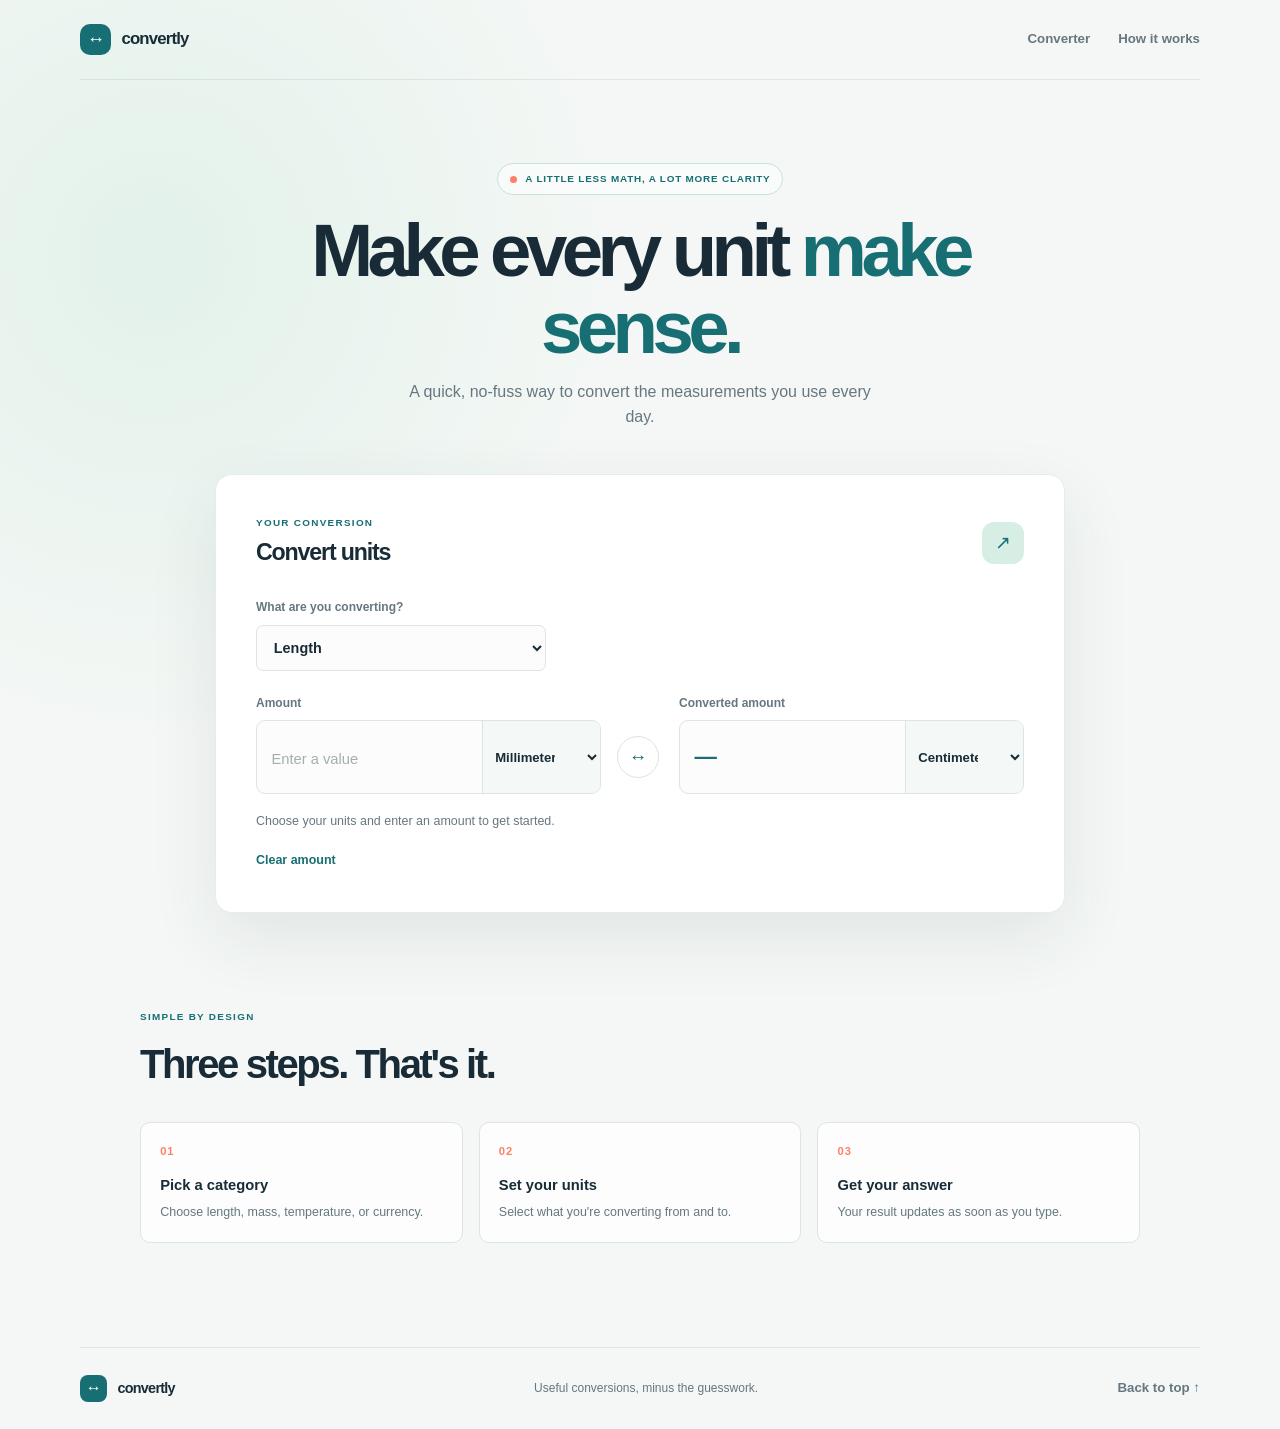
<file: index.html>
<!DOCTYPE html>
<html lang="en">
<head>
  <meta charset="utf-8">
  <meta name="viewport" content="width=device-width, initial-scale=1">
  <meta name="description" content="A simple, fast unit converter for length, mass, and temperature.">
  <title>Unit Converter | Convert with ease</title>
  <link rel="stylesheet" href="unit-converter.css">
  <script src="unit-converter.js" defer></script>
</head>
<body>
  <header class="site-header">
    <a class="brand" href="#home" aria-label="Convertly home">
      <span class="brand-mark" aria-hidden="true">↔</span>
      <span>convertly</span>
    </a>
    <nav aria-label="Main navigation">
      <a href="#converter" aria-current="page">Converter</a>
      <a href="#how-it-works">How it works</a>
    </nav>
  </header>

  <main id="home">
    <section class="intro" aria-labelledby="page-title">
      <p class="eyebrow"><span aria-hidden="true"></span> A little less math, a lot more clarity</p>
      <h1 id="page-title">Make every unit <span>make sense.</span></h1>
      <p class="intro-copy">A quick, no-fuss way to convert the measurements you use every day.</p>
    </section>

    <section class="converter-card" id="converter" aria-labelledby="converter-title">
      <div class="card-heading">
        <div>
          <p class="card-kicker">Your conversion</p>
          <h2 id="converter-title">Convert units</h2>
        </div>
        <span class="card-symbol" aria-hidden="true">↗</span>
      </div>

      <div class="category-field">
        <label for="category">What are you converting?</label>
        <select id="category" name="category">
          <option value="length">Length</option>
          <option value="mass">Mass</option>
          <option value="temperature">Temperature</option>
          <option value="currency">Currency</option>
        </select>
      </div>

      <div class="conversion-fields">
        <div class="unit-field">
          <label for="amount">Amount</label>
          <div class="input-wrap">
            <input id="amount" name="amount" type="number" inputmode="decimal" step="any" placeholder="Enter a value">
            <select id="from-unit" name="from-unit" aria-label="Convert from"></select>
          </div>
        </div>

        <button class="swap-button" id="swap" type="button" aria-label="Swap units" title="Swap units">↔</button>

        <div class="unit-field">
          <label for="result">Converted amount</label>
          <div class="result-wrap">
            <output id="result" for="amount from-unit to-unit" aria-live="polite">—</output>
            <select id="to-unit" name="to-unit" aria-label="Convert to"></select>
          </div>
        </div>
      </div>

      <p class="conversion-note" id="conversion-note" aria-live="polite">Choose your units and enter an amount to get started.</p>
      <button class="clear-button" id="clear" type="button">Clear amount</button>
    </section>

    <section class="how-it-works" id="how-it-works" aria-labelledby="how-title">
      <p class="section-kicker">Simple by design</p>
      <h2 id="how-title">Three steps. That's it.</h2>
      <ol class="steps">
        <li><span>01</span><strong>Pick a category</strong><p>Choose length, mass, temperature, or currency.</p></li>
        <li><span>02</span><strong>Set your units</strong><p>Select what you're converting from and to.</p></li>
        <li><span>03</span><strong>Get your answer</strong><p>Your result updates as soon as you type.</p></li>
      </ol>
    </section>
  </main>

  <footer class="site-footer">
    <a class="brand footer-brand" href="#home">
      <span class="brand-mark" aria-hidden="true">↔</span>
      <span>convertly</span>
    </a>
    <p>Useful conversions, minus the guesswork.</p>
    <a class="back-to-top" href="#home">Back to top ↑</a>
  </footer>
</body>
</html>
</file>
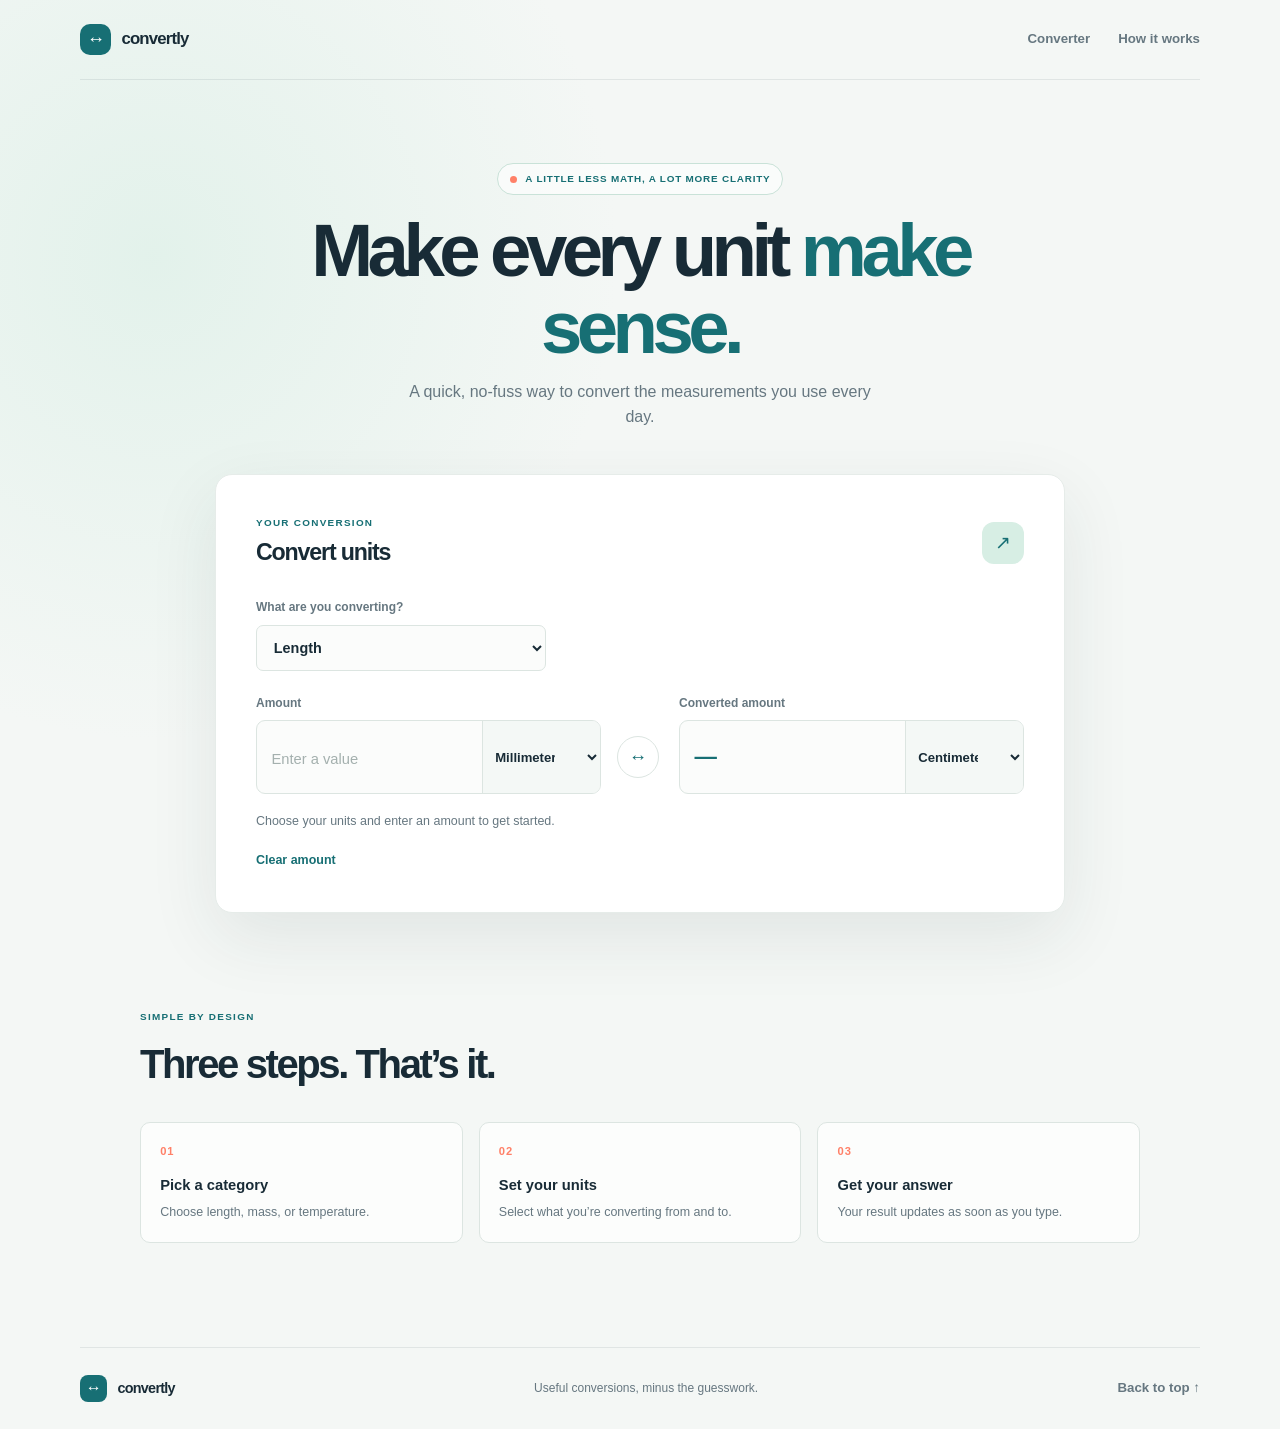
<file: unit-converter.html>
<!DOCTYPE html>
<html lang="en">
<head>
  <meta charset="utf-8">
  <meta name="viewport" content="width=device-width, initial-scale=1">
  <meta name="description" content="A simple, fast unit converter for length, mass, and temperature.">
  <title>Unit Converter | Convert with ease</title>
  <link rel="stylesheet" href="unit-converter.css">
  <script src="unit-converter.js" defer></script>
</head>
<body>
  <header class="site-header">
    <a class="brand" href="#home" aria-label="Convertly home">
      <span class="brand-mark" aria-hidden="true">↔</span>
      <span>convertly</span>
    </a>
    <nav aria-label="Main navigation">
      <a href="#converter" aria-current="page">Converter</a>
      <a href="#how-it-works">How it works</a>
    </nav>
  </header>

  <main id="home">
    <section class="intro" aria-labelledby="page-title">
      <p class="eyebrow"><span aria-hidden="true"></span> A little less math, a lot more clarity</p>
      <h1 id="page-title">Make every unit <span>make sense.</span></h1>
      <p class="intro-copy">A quick, no-fuss way to convert the measurements you use every day.</p>
    </section>

    <section class="converter-card" id="converter" aria-labelledby="converter-title">
      <div class="card-heading">
        <div>
          <p class="card-kicker">Your conversion</p>
          <h2 id="converter-title">Convert units</h2>
        </div>
        <span class="card-symbol" aria-hidden="true">↗</span>
      </div>

      <div class="category-field">
        <label for="category">What are you converting?</label>
        <select id="category" name="category">
          <option value="length">Length</option>
          <option value="mass">Mass</option>
          <option value="temperature">Temperature</option>
          <option value="currency">Currency</option>
        </select>
      </div>

      <div class="conversion-fields">
        <div class="unit-field">
          <label for="amount">Amount</label>
          <div class="input-wrap">
            <input id="amount" name="amount" type="number" inputmode="decimal" step="any" placeholder="Enter a value">
            <select id="from-unit" name="from-unit" aria-label="Convert from"></select>
          </div>
        </div>

        <button class="swap-button" id="swap" type="button" aria-label="Swap units" title="Swap units">↔</button>

        <div class="unit-field">
          <label for="result">Converted amount</label>
          <div class="result-wrap">
            <output id="result" for="amount from-unit to-unit" aria-live="polite">—</output>
            <select id="to-unit" name="to-unit" aria-label="Convert to"></select>
          </div>
        </div>
      </div>

      <p class="conversion-note" id="conversion-note" aria-live="polite">Choose your units and enter an amount to get started.</p>
      <button class="clear-button" id="clear" type="button">Clear amount</button>
    </section>

    <section class="how-it-works" id="how-it-works" aria-labelledby="how-title">
      <p class="section-kicker">Simple by design</p>
      <h2 id="how-title">Three steps. That’s it.</h2>
      <ol class="steps">
        <li><span>01</span><strong>Pick a category</strong><p>Choose length, mass, or temperature.</p></li>
        <li><span>02</span><strong>Set your units</strong><p>Select what you’re converting from and to.</p></li>
        <li><span>03</span><strong>Get your answer</strong><p>Your result updates as soon as you type.</p></li>
      </ol>
    </section>
  </main>

  <footer class="site-footer">
    <a class="brand footer-brand" href="#home">
      <span class="brand-mark" aria-hidden="true">↔</span>
      <span>convertly</span>
    </a>
    <p>Useful conversions, minus the guesswork.</p>
    <a class="back-to-top" href="#home">Back to top ↑</a>
  </footer>
</body>
</html>
</file>
<file: unit-converter.css>
:root {
  color-scheme: light;
  --ink: #182b36;
  --muted: #667780;
  --paper: #f4f7f5;
  --white: #fff;
  --blue: #176f74;
  --blue-dark: #105b60;
  --mint: #d7eee4;
  --coral: #ff8068;
  --line: #dce5e1;
}

* {
  box-sizing: border-box;
}

html {
  scroll-behavior: smooth;
}

body {
  min-height: 100vh;
  margin: 0;
  display: flex;
  flex-direction: column;
  background:
    radial-gradient(ellipse at 12% 18%, rgb(215 238 228 / 60%), transparent 29rem),
    var(--paper);
  color: var(--ink);
  font-family: "Segoe UI", "Helvetica Neue", sans-serif;
  line-height: 1.55;
}

a {
  color: inherit;
}

a:focus-visible,
button:focus-visible,
input:focus-visible,
select:focus-visible {
  outline: 3px solid var(--coral);
  outline-offset: 3px;
}

.site-header {
  width: min(100% - 3rem, 1120px);
  min-height: 80px;
  display: flex;
  align-items: center;
  justify-content: space-between;
  gap: 1rem;
  margin: 0 auto;
  border-bottom: 1px solid rgb(24 43 54 / 9%);
}

.brand {
  display: inline-flex;
  align-items: center;
  gap: 0.65rem;
  color: var(--ink);
  font-size: 1.05rem;
  font-weight: 800;
  letter-spacing: -0.05em;
  text-decoration: none;
}

.brand-mark {
  width: 31px;
  height: 31px;
  display: grid;
  place-items: center;
  border-radius: 10px;
  background: var(--blue);
  color: var(--white);
  font-size: 1.15rem;
  line-height: 1;
}

.site-header nav {
  display: flex;
  align-items: center;
  gap: 1.75rem;
}

.site-header nav a,
.back-to-top {
  color: var(--muted);
  font-size: 0.83rem;
  font-weight: 650;
  text-decoration: none;
}

.site-header nav a:hover,
.back-to-top:hover {
  color: var(--blue);
}

main {
  width: min(100% - 3rem, 1000px);
  flex: 1;
  margin: 0 auto;
}

.intro {
  max-width: 690px;
  margin: 5.2rem auto 2.8rem;
  text-align: center;
}

.eyebrow,
.section-kicker,
.card-kicker {
  color: var(--blue);
  font-size: 0.7rem;
  font-weight: 750;
  letter-spacing: 0.13em;
  text-transform: uppercase;
}

.eyebrow {
  display: inline-flex;
  align-items: center;
  gap: 0.55rem;
  margin: 0 0 1.05rem;
  padding: 0.45rem 0.75rem;
  border: 1px solid #c9e2d8;
  border-radius: 999px;
  background: rgb(255 255 255 / 62%);
  font-size: 0.62rem;
  letter-spacing: 0.08em;
}

.eyebrow span {
  width: 7px;
  height: 7px;
  border-radius: 50%;
  background: var(--coral);
}

h1,
h2,
p {
  margin-top: 0;
}

.intro h1 {
  margin-bottom: 0.85rem;
  font-size: clamp(2.6rem, 6vw, 4.65rem);
  font-weight: 750;
  letter-spacing: -0.075em;
  line-height: 1.04;
}

.intro h1 span {
  color: var(--blue);
}

.intro-copy {
  max-width: 490px;
  margin: 0 auto;
  color: var(--muted);
  font-size: 1rem;
}

.converter-card {
  max-width: 850px;
  margin: 0 auto;
  padding: clamp(1.35rem, 4vw, 2.5rem);
  border: 1px solid #e6ece9;
  border-radius: 17px;
  background: var(--white);
  box-shadow: 0 24px 70px rgb(29 57 53 / 9%);
}

.card-heading {
  display: flex;
  align-items: center;
  justify-content: space-between;
  gap: 1rem;
  margin-bottom: 1.7rem;
}

.card-kicker {
  margin-bottom: 0.25rem;
  font-size: 0.62rem;
}

.card-heading h2 {
  margin: 0;
  font-size: 1.45rem;
  font-weight: 720;
  letter-spacing: -0.05em;
}

.card-symbol {
  width: 42px;
  height: 42px;
  display: grid;
  place-items: center;
  border-radius: 12px;
  background: var(--mint);
  color: var(--blue);
  font-size: 1.2rem;
}

.category-field {
  max-width: 290px;
  margin-bottom: 1.45rem;
}

.category-field label,
.unit-field > label {
  display: block;
  margin-bottom: 0.5rem;
  color: var(--muted);
  font-size: 0.75rem;
  font-weight: 700;
}

select,
input {
  min-width: 0;
  color: var(--ink);
  font: inherit;
}

.category-field select {
  width: 100%;
  height: 46px;
  padding: 0 0.8rem;
  border: 1px solid var(--line);
  border-radius: 7px;
  background: #fbfcfb;
  font-size: 0.9rem;
  font-weight: 650;
}

.conversion-fields {
  display: grid;
  grid-template-columns: minmax(0, 1fr) 46px minmax(0, 1fr);
  align-items: end;
  gap: 1rem;
}

.input-wrap,
.result-wrap {
  min-height: 74px;
  display: flex;
  align-items: center;
  overflow: hidden;
  border: 1px solid var(--line);
  border-radius: 9px;
  background: #fbfcfb;
}

.input-wrap:focus-within,
.result-wrap:focus-within {
  border-color: var(--blue);
  box-shadow: 0 0 0 2px rgb(23 111 116 / 12%);
}

.input-wrap input {
  width: 100%;
  height: 72px;
  padding: 0 0.9rem;
  border: 0;
  background: transparent;
  font-size: clamp(1.05rem, 2vw, 1.4rem);
  font-weight: 650;
  outline: none;
}

.input-wrap input::placeholder {
  color: #a4b0ae;
  font-size: 0.92rem;
  font-weight: 450;
}

.input-wrap select,
.result-wrap select {
  max-width: 46%;
  height: 72px;
  padding: 0 1.8rem 0 0.5rem;
  border: 0;
  border-left: 1px solid var(--line);
  border-radius: 0;
  background-color: #f4f8f6;
  font-size: 0.82rem;
  font-weight: 700;
  outline: none;
}

.result-wrap output {
  width: 100%;
  overflow: hidden;
  padding: 0 0.9rem;
  color: var(--blue);
  font-size: clamp(1.05rem, 2vw, 1.4rem);
  font-weight: 750;
  text-overflow: ellipsis;
  white-space: nowrap;
}

.swap-button {
  width: 42px;
  height: 42px;
  display: grid;
  place-items: center;
  margin-bottom: 16px;
  border: 1px solid var(--line);
  border-radius: 50%;
  background: var(--white);
  color: var(--blue);
  font-size: 1.15rem;
  cursor: pointer;
  transition: background 150ms ease, transform 150ms ease;
}

.swap-button:hover {
  transform: rotate(180deg);
  background: var(--mint);
}

.conversion-note {
  min-height: 1.4em;
  margin: 1.1rem 0 0;
  color: var(--muted);
  font-size: 0.78rem;
}

.clear-button {
  margin-top: 1.25rem;
  padding: 0;
  border: 0;
  background: transparent;
  color: var(--blue);
  font: inherit;
  font-size: 0.78rem;
  font-weight: 750;
  cursor: pointer;
}

.clear-button:hover {
  color: var(--blue-dark);
  text-decoration: underline;
  text-underline-offset: 3px;
}

.how-it-works {
  padding: 6rem 0 6.5rem;
}

.section-kicker {
  margin-bottom: 0.55rem;
  font-size: 0.62rem;
}

.how-it-works h2 {
  margin-bottom: 1.7rem;
  font-size: clamp(1.8rem, 4vw, 2.5rem);
  font-weight: 700;
  letter-spacing: -0.06em;
}

.steps {
  display: grid;
  grid-template-columns: repeat(3, minmax(0, 1fr));
  gap: 1rem;
  margin: 0;
  padding: 0;
  list-style: none;
}

.steps li {
  padding: 1.2rem;
  border: 1px solid var(--line);
  border-radius: 10px;
  background: rgb(255 255 255 / 72%);
}

.steps li > span {
  display: block;
  margin-bottom: 0.8rem;
  color: var(--coral);
  font-size: 0.7rem;
  font-weight: 800;
  letter-spacing: 0.08em;
}

.steps strong {
  font-size: 0.92rem;
}

.steps p {
  margin: 0.35rem 0 0;
  color: var(--muted);
  font-size: 0.78rem;
}

.site-footer {
  width: min(100% - 3rem, 1120px);
  min-height: 82px;
  display: flex;
  align-items: center;
  justify-content: space-between;
  gap: 1rem;
  margin: 0 auto;
  border-top: 1px solid rgb(24 43 54 / 9%);
}

.footer-brand {
  font-size: 0.9rem;
}

.footer-brand .brand-mark {
  width: 27px;
  height: 27px;
  border-radius: 8px;
  font-size: 1rem;
}

.site-footer p {
  margin: 0;
  color: var(--muted);
  font-size: 0.75rem;
}

@media (max-width: 680px) {
  .site-header,
  .site-footer {
    width: min(100% - 2rem, 1120px);
  }

  main {
    width: min(100% - 2rem, 1000px);
  }

  .intro {
    margin: 4rem auto 2.2rem;
  }

  .conversion-fields {
    grid-template-columns: minmax(0, 1fr);
    gap: 0.75rem;
  }

  .swap-button {
    justify-self: center;
    margin: -0.2rem 0;
    transform: rotate(90deg);
  }

  .swap-button:hover {
    transform: rotate(270deg);
  }

  .unit-field {
    width: 100%;
  }

  .steps {
    grid-template-columns: 1fr;
  }

  .steps li {
    display: grid;
    grid-template-columns: 2rem 1fr;
    column-gap: 0.6rem;
  }

  .steps li > span {
    grid-row: span 2;
  }

  .steps p {
    grid-column: 2;
  }
}

@media (max-width: 420px) {
  .site-header {
    min-height: 70px;
  }

  .site-header nav {
    gap: 0.9rem;
  }

  .site-header nav a {
    font-size: 0.74rem;
  }

  .brand {
    font-size: 0.93rem;
  }

  .intro h1 {
    font-size: 2.65rem;
  }

  .eyebrow {
    font-size: 0.53rem;
  }

  .site-footer {
    min-height: 100px;
    flex-wrap: wrap;
    padding: 1rem 0;
  }
}

@media (prefers-reduced-motion: reduce) {
  *,
  *::before,
  *::after {
    scroll-behavior: auto !important;
    transition-duration: 0.01ms !important;
  }
}
</file>
